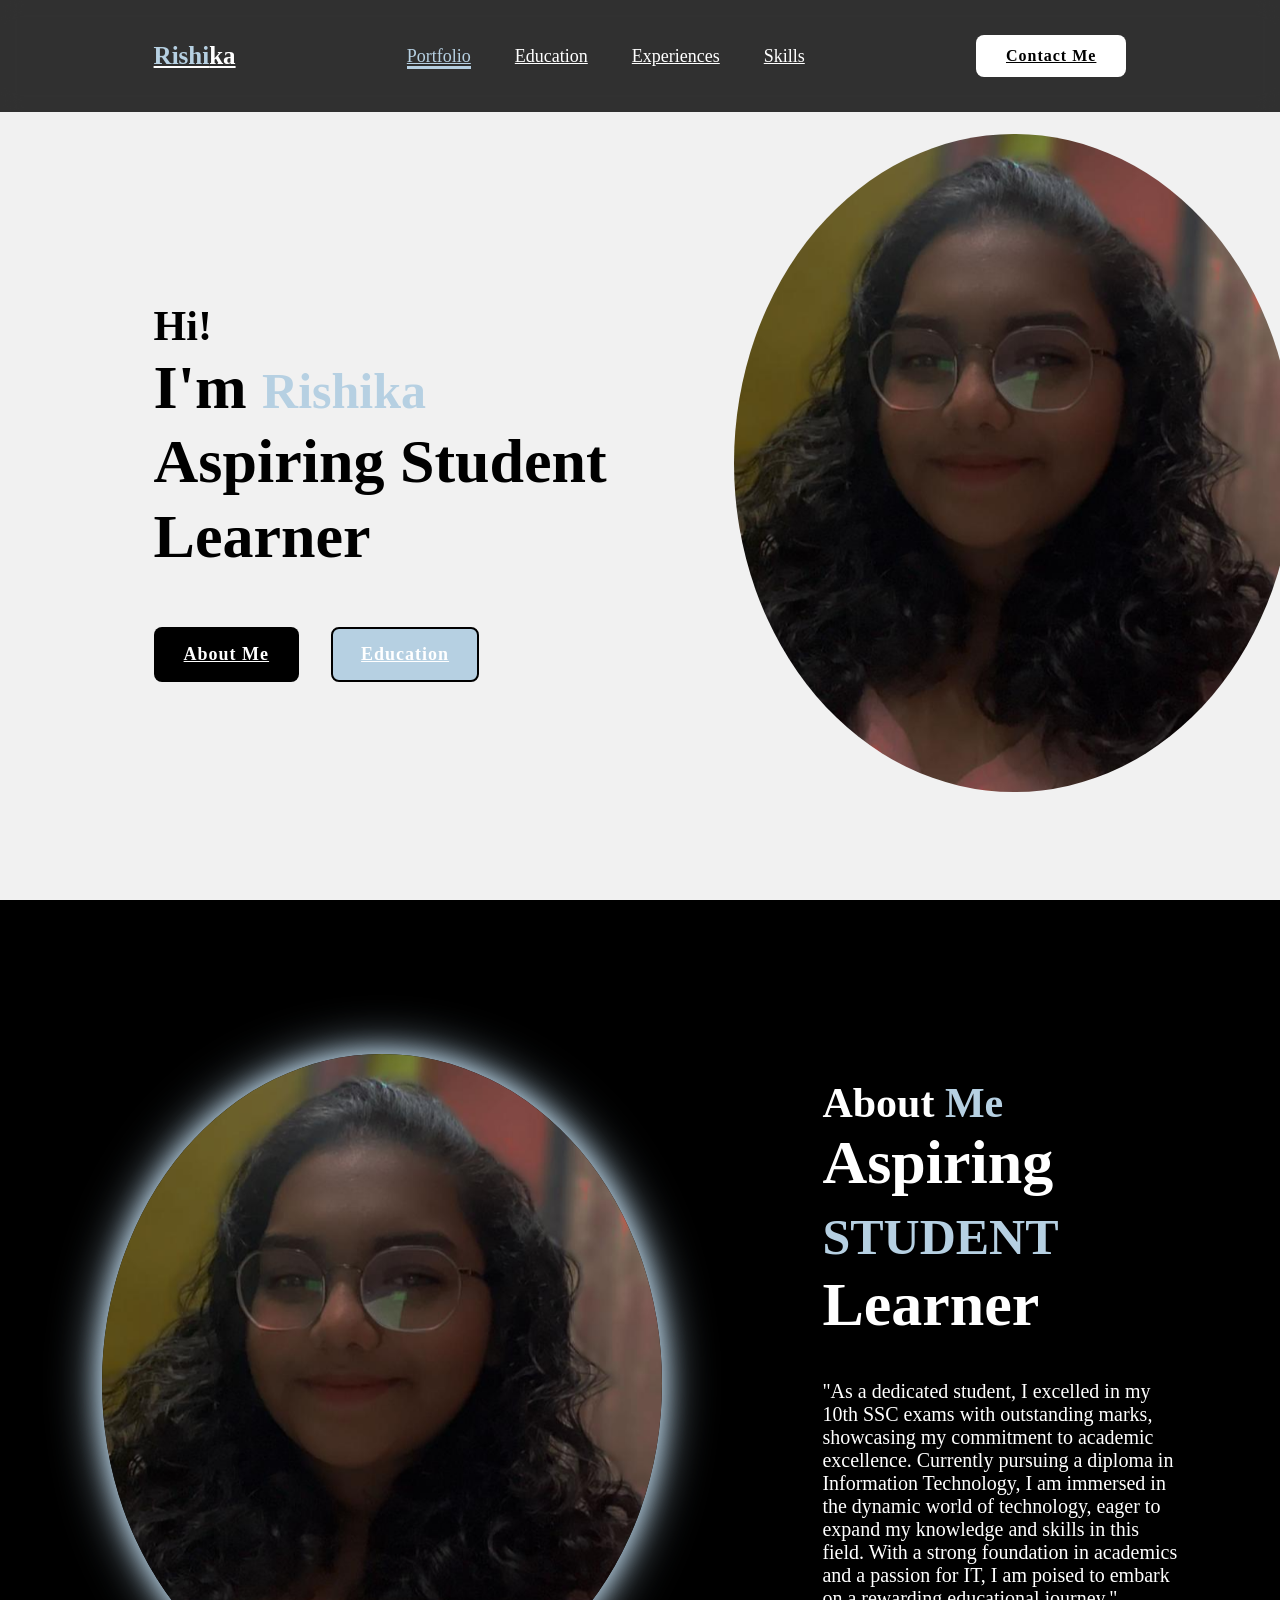
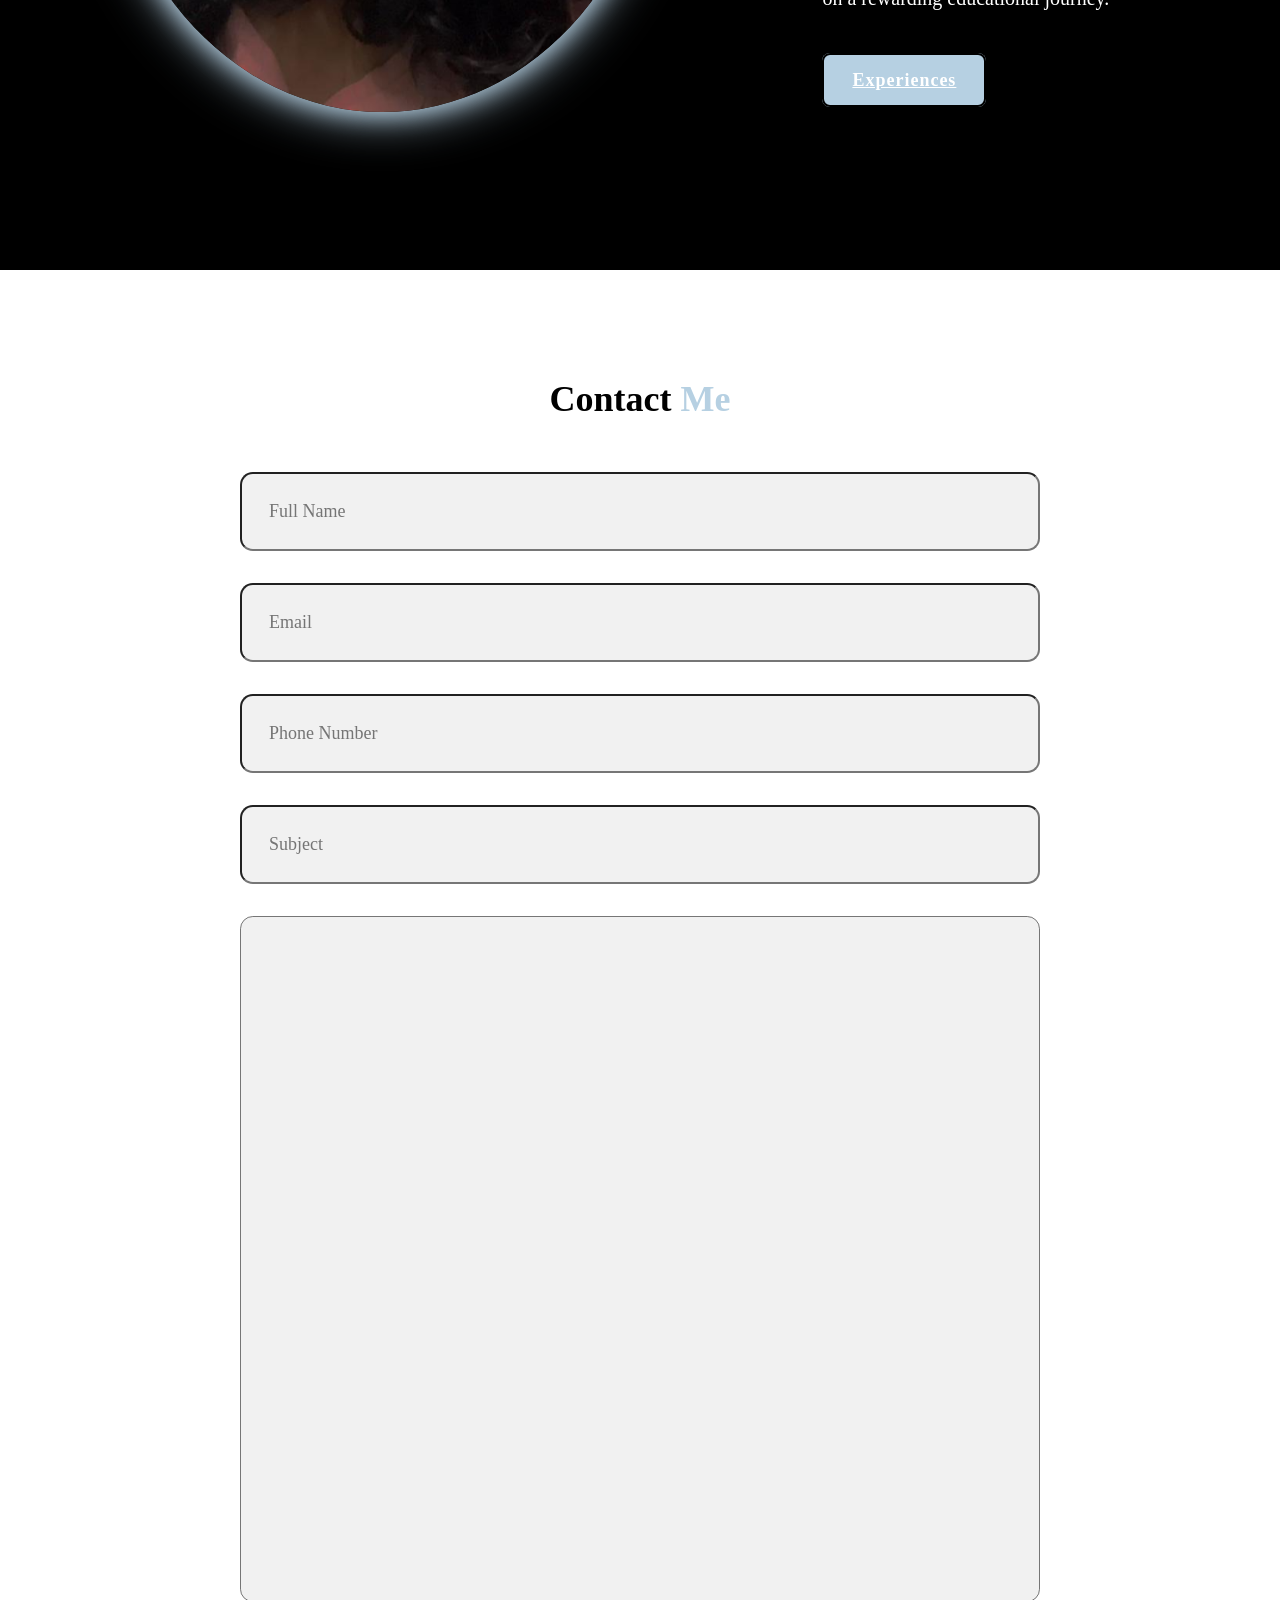
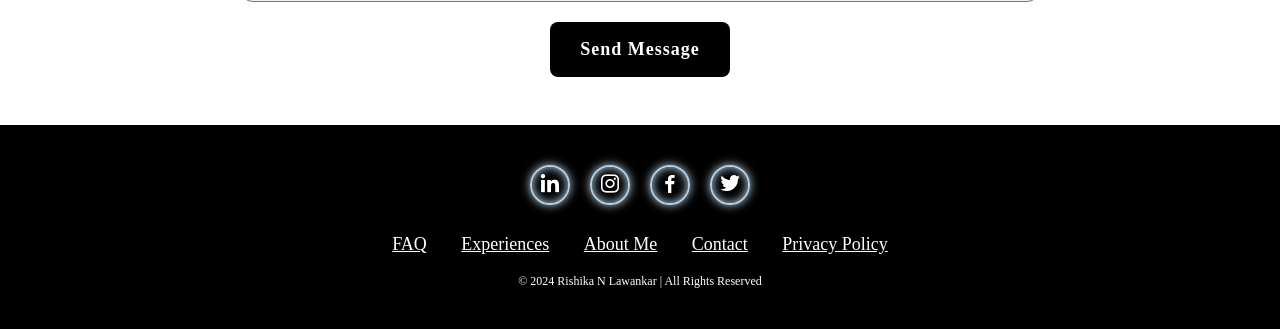
<file: index.html>
<!DOCTYPE html>
<html lang="en">
<head>
    <meta charset="UTF-8">
    <meta name="viewport" content="width=device-width, initial-scale=1.0">
    <title>Rishika.N.Lawankar</title>
    <link rel="stylesheet" href="style.css">
    <link  href='https://unpkg.com/boxicons@2.1.4/css/boxicons.min.css'
    rel="stylesheet">
</head>
<body>
    <header class="header">
        <a href="#" class="logo"><span>Rishi</span>ka</a>


        <nav class="navbar">
        <a href="#" class="active">Portfolio</a>
        <a href="edu.html">Education</a>
        <a href="exp.html">Experiences</a>
        <a href="skil.html">Skills</a>

        </nav>
        <a href="#contact" class="contact">Contact Me</a>

    </header>

  <section class="home">
    <div class="home-content"><pre>






        <h3>Hi!</h3><h1>I'm <span class="ris">Rishika</span><br>Aspiring Student 
Learner</h1>

        <div class="btn-box">
            <button class="btn-1"><a href="#about">About Me</a></button>
            <button class="btn-2"><a href="edu.html">Education</a></button>
        </div>

      
    </div>
    <div class="img-box">
        <img src="rishika.jpeg" alt="Rishika.N.Lawankar">
    </div></pre>
  </section>

  <section class="about" id="about">

    <div class="about-img">
        <img src="rishika.jpeg" alt="rishika">
    </div>

    <div class="about-content">
        <h2 class="heading">About <span>Me</span></h2>
        <h3>Aspiring  
            <span class="ris">STUDENT</span>
            Learner</h3>
            <p>"As a dedicated student, I excelled in my 10th SSC exams with outstanding marks, showcasing my commitment to academic excellence. Currently pursuing a diploma in Information Technology, I am immersed in the dynamic world of technology, eager to expand my knowledge and skills in this field. With a strong foundation in academics and a passion for IT, I am poised to embark on a rewarding educational journey."</p>
            <a href="exp.html" class="btn-2">Experiences</a>
    </div>
  </section>

 <section class="contact-form" id="contact">
    <h2 class="contact-me">Contact <span>Me</span></h2>

    <form action="#">

        <div class="input-box">
            <input type="text" placeholder="Full Name">
            <input type="email" placeholder="Email" >
        </div>

        <div class="input-box">
            <input type="number" placeholder="Phone Number">
            <input type="text" placeholder="Subject" >
        </div>

        <textarea name="" id="" cols="30" rows="30" placeholder="Your Message">

        </textarea>
        <input type="submit" value="Send Message" class="btn-1" >
     
    </form>
 </section>  
    
 <footer class="footer">

    <div class="social">
        <a href="https://www.linkedin.com/in/rishika-lawankar-6b72b422b/" target="_blank"><i class='bx bxl-linkedin'></i></a>
        <a href="https://www.instagram.com/ugh_rishika/" target="_blank"><i class='bx bxl-instagram' ></i></a>
        <a href="https://www.facebook.com/rishi.lawankar/" target="_blank"><i class='bx bxl-facebook' ></i></a>
        <a href="https://twitter.com/Rishi96827571" target="_blank"><i class='bx bxl-twitter' ></i></a>
    </div>

    <ul class="list">
        <li>
            <a href="#">FAQ</a>
        </li>
        <li>
            <a href="#">Experiences</a>
        </li>
        <li>
            <a href="#">About Me</a>
        </li>
        <li>
            <a href="#">Contact</a>
        </li>
        <li>
            <a href="#">Privacy Policy</a>
        </li>
    </ul>

    <p class="copyright">&copy; 2024 Rishika N Lawankar | All Rights Reserved
 </p>
 </footer>
</body>
</html>
</file>
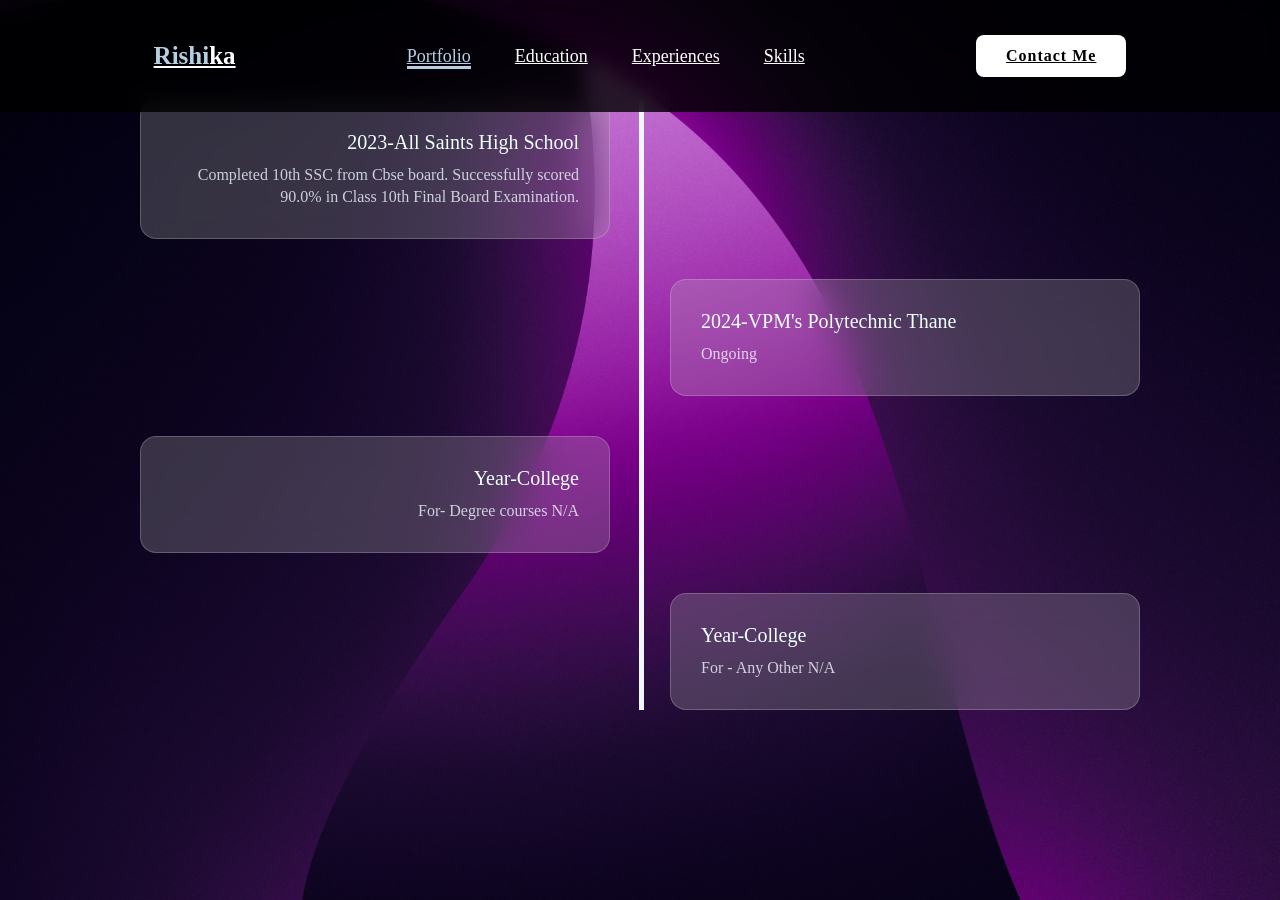
<file: edu.html>
<!DOCTYPE html>
<html lang="en">
<head>
    <meta charset="UTF-8">
    <meta name="viewport" content="width=device-width, initial-scale=1.0">
    <title>Education</title>
    <link rel="stylesheet" href="edu.css">
</head>
<body>
    <header class="header">
        <a href="index.html" class="logo"><span>Rishi</span>ka</a>


        <nav class="navbar">
        <a href="index.html" class="active">Portfolio</a>
        <a href="edu.html">Education</a>
        <a href="exp.html">Experiences</a>
        <a href="skil.html">Skills</a>
        
        </nav>
        <a href="#contact" class="contact">Contact Me</a>

    </header>
    <div class="timeline-section">

        <div class="timeline-items">

            <div class="timeline-item">
                <div class="timeline-dot"></div>
                <div class="timeline-content">
                    <h3>2023-All saints High School</h3>
                    <p>Completed 10th SSC from Cbse board.
                       Successfully scored 90.0% in Class 10th
                       Final Board Examination.
                    </p>
                </div>
            </div>

            <div class="timeline-item">
                <div class="timeline-dot"></div>
                <div class="timeline-content">
                    <h3>2024-VPM's Polytechnic Thane</h3>
                    <p>Ongoing
                    </p>
                </div>
            </div>

            <div class="timeline-item">
                <div class="timeline-dot"></div>
                <div class="timeline-content">
                    <h3>Year-College</h3>
                    <p>For- Degree courses N/A
                    </p>
                </div>
            </div>


            <div class="timeline-item">
                <div class="timeline-dot"></div>
                <div class="timeline-content">
                    <h3>Year-College</h3>
                    <p>For - Any Other N/A
                    </p>
                </div>
            </div>

        </div>
    </div>
    
</body>
</html>
</file>
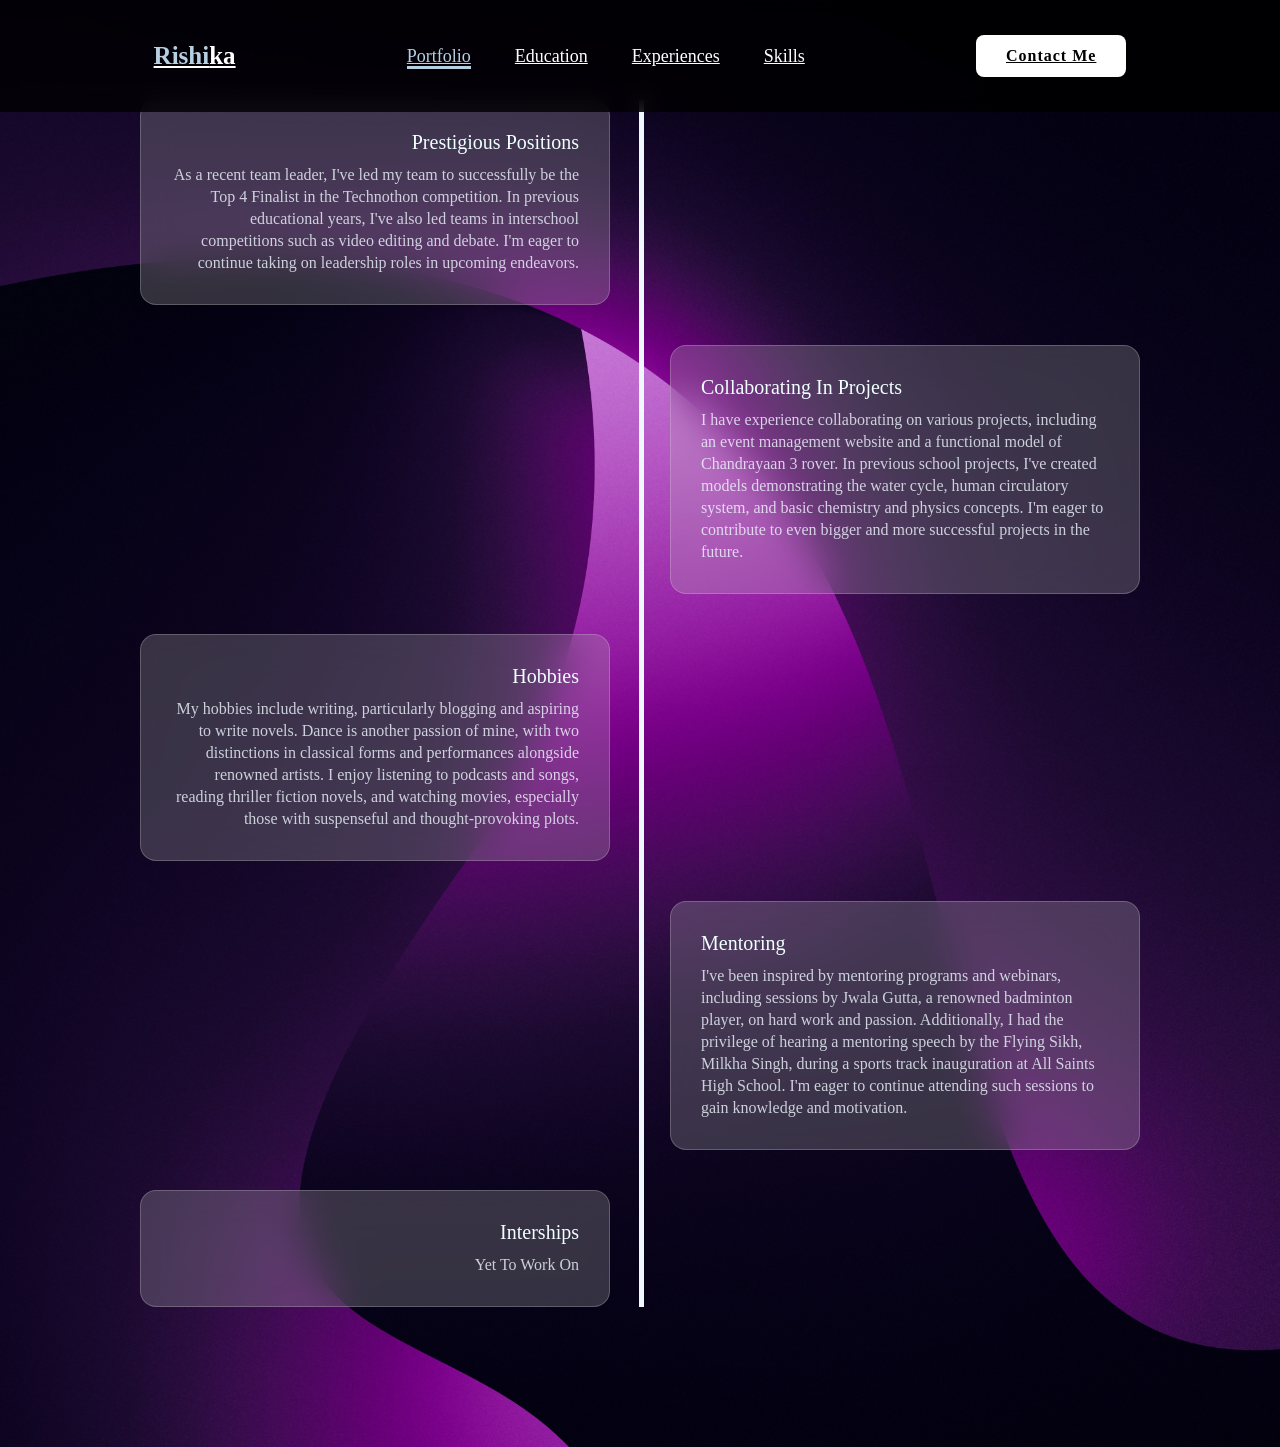
<file: exp.html>
<!DOCTYPE html>
<html lang="en">
<head>
    <meta charset="UTF-8">
    <meta name="viewport" content="width=device-width, initial-scale=1.0">
    <title>Experiences</title>
    <link rel="stylesheet" href="exp.css">
</head>
<body>
    <header class="header">
        <a href="index.html" class="logo"><span>Rishi</span>ka</a>


        <nav class="navbar">
        <a href="index.html" class="active">Portfolio</a>
        <a href="edu.html">Education</a>
        <a href="#">Experiences</a>
        <a href="skil.html">Skills</a>
        
        </nav>
        <a href="#contact" class="contact">Contact Me</a>

    </header>
    <div class="timeline-section">

        <div class="timeline-items">

           

            <div class="timeline-item">
                <div class="timeline-dot"></div>
                <div class="timeline-content">
                    <h3>Prestigious Positions</h3>
                    <p>As a recent team leader, I've led my team to successfully be the Top 4 Finalist in the Technothon competition. In previous educational years, I've also led teams in interschool competitions such as video editing and debate. I'm eager to continue taking on leadership roles in upcoming endeavors.
                    </p>
                </div>
            </div>

            <div class="timeline-item">
                <div class="timeline-dot"></div>
                <div class="timeline-content">
                    <h3>Collaborating in Projects</h3>
                    <p>I have experience collaborating on various projects, including an event management website and a functional model of Chandrayaan 3 rover. In previous school projects, I've created models demonstrating the water cycle, human circulatory system, and basic chemistry and physics concepts. I'm eager to contribute to even bigger and more successful projects in the future.
                    </p>
                </div>
            </div>

            <div class="timeline-item">
                <div class="timeline-dot"></div>
                <div class="timeline-content">
                    <h3>Hobbies</h3>
                    <p>My hobbies include writing, particularly blogging and aspiring to write novels. Dance is another passion of mine, with two distinctions in classical forms and performances alongside renowned artists. I enjoy listening to podcasts and songs, reading thriller fiction novels, and watching movies, especially those with suspenseful and thought-provoking plots.
                    </p>
                </div>
            </div>

            <div class="timeline-item">
                <div class="timeline-dot"></div>
                <div class="timeline-content">
                    <h3>Mentoring</h3>
                    <p>I've been inspired by mentoring programs and webinars, including sessions by Jwala Gutta, a renowned badminton player, on hard work and passion. Additionally, I had the privilege of hearing a mentoring speech by the Flying Sikh, Milkha Singh, during a sports track inauguration at All Saints High School. I'm eager to continue attending such sessions to gain knowledge and motivation.
                    </p>
                </div>
            </div>

            <div class="timeline-item">
                <div class="timeline-dot"></div>
                <div class="timeline-content">
                    <h3>Interships</h3>
                    <p>
                        Yet To Work On 
                    </p>
                </div>
            </div>
        </div>
    </div>
    
</body>
</html>
</file>
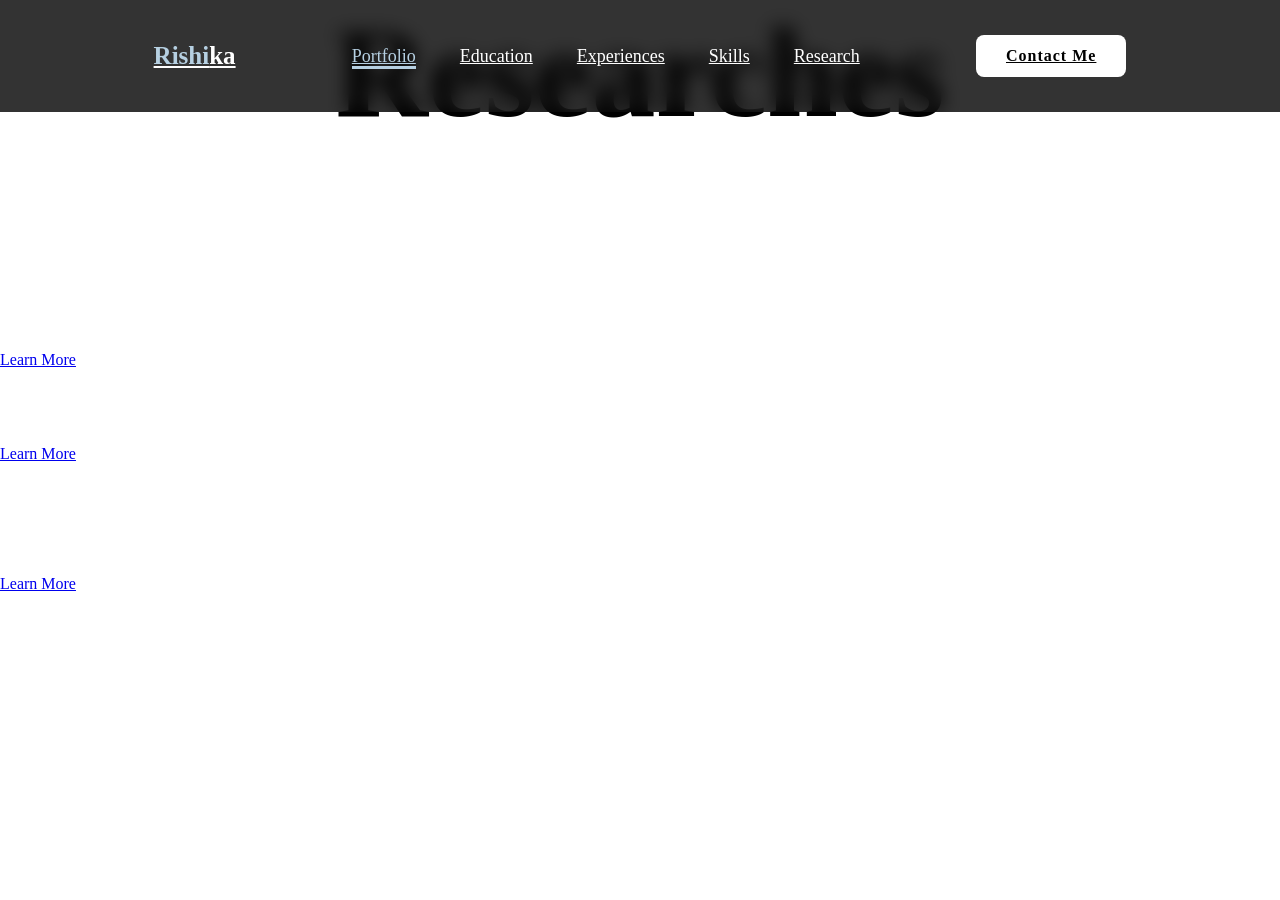
<file: res.html>
<!DOCTYPE html>
<html lang="en">
<head>
    <meta charset="UTF-8">
    <meta name="viewport" content="width=device-width, initial-scale=1.0">
    <title>Education</title>
    <link rel="stylesheet" href="res.css">
</head>
<body>
    <header class="header">
        <a href="index.html" class="logo"><span>Rishi</span>ka</a>


        <nav class="navbar">
        <a href="index.html" class="active">Portfolio</a>
        <a href="edu.html">Education</a>
        <a href="#">Experiences</a>
        <a href="skil.html">Skills</a>
        <a href="res.html">Research</a>
        </nav>
        <a href="#" class="contact">Contact Me</a>

    </header>
    <section class="services" id="services">
        <h2 class="heading">Researches</h2>

        <div class="service-container">
            <div class="services-box">

                <h3>High-speed and large-scale intrinsically stretchable integrated circuits</h3>

                <p>New intrinsically stretchable electronics have been developed, 
                offering high performance and integration. 
                These include transistors with mobility exceeding 20 cm2/Vs under 100% strain, 
                with a density of 100,000 transistors per cm2 and high drive current.
                A large-scale integrated circuit with over 1,000 transistors and a stage-switching frequency of over 1 MHz has been achieved. 
                Additionally, a braille recognition system surpassing human skin sensing ability and a high-refresh-rate LED display have been demonstrated,
             enhancing the capabilities of skin-like electronics.</p>
             <a href="https://www.nature.com/articles/s41586-024-07096-7" class="btn"> Learn More</a>

            </div>


            <div class="services-box">

                <h3>Penning micro-trap for quantum computing</h3>

                <p>A micro-fabricated Penning ion trap has been developed as an alternative to radio-frequency traps for quantum computing.
                 This trap uses a 3 T magnetic field instead of radio frequencies, overcoming scaling challenges. 
                 It enables full quantum control of ions and arbitrary ion transport in the trapping plane above the chip.
                 This innovation enhances connectivity and flexibility, advancing large-scale trapped-ion quantum computing, simulation, and sensing.</p>
             <a href="https://www.nature.com/articles/s41586-024-07111-x" class="btn"> Learn More</a>

            </div>

            <div class="services-box">

                <h3>Integrated lithium niobate microwave photonic processing engine</h3>

                <p>Integrated microwave photonics (MWP) enables efficient generation, transmission, and manipulation of microwave signals in chip-scale optical systems.
                 We've developed a high-speed MWP processing engine on a 4-inch wafer-scale thin-film lithium niobate platform.
                 This engine performs tasks with processing bandwidths up to 67 GHz at low power CMOS-compatible voltages.
                 It achieves ultrafast analogue computation, such as temporal integration and differentiation, at sampling rates up to 256 giga samples per second. 
                We demonstrate three proof-of-concept applications: solving ordinary differential equations, generating ultra-wideband signals, and detecting edges in images.
                Additionally, we leverage the edge detector for medical image segmentation, outlining melanoma lesion boundaries effectively. This MWP engine offers compact, low-latency,
                and cost-effective solutions for wireless communications, radar, and photonic artificial intelligence.</p>
             <a href="https://www.nature.com/articles/s41586-024-07078-9" class="btn"> Learn More</a>

            </div>
        </div>

    </section>
</file>
<file: style.css>
*{
    margin: 0;
    padding: 0;
    font-family: Cambria, Cochin, Georgia, Times, 'Times New Roman', serif;
    box-sizing: border-box;
}
body{
    background-color: #ffffff;
    color: #fff;

}
.header{
    position: fixed;
    top: 0;
    left: 0;
    width: 100%;
    padding: 35px 12%;
    background: rgba(0, 0, 0, 0.8);
    backdrop-filter: blur(10px);
    display: flex;
    justify-content: space-between;
    align-items: center;
    z-index: 100;
}
.logo{
    font-size: 25px;
    color: #fff;
    font-weight: 600;
    transition:0.3s ease ;
}
.logo:hover{
    color: #B6D0E2;
    text-shadow: 0 0 25px #B6D0E2,
                 0 0 50px #B6D0E2;
    transform:scale(1.1) ;

}
span{
    color: #B6D0E2;
    
    
}

.navbar a{
    font-size: 18px;
    color: #fff;
    font-weight: 500;
    margin: 0 20px;
    border-bottom: 3px solid transparent;
    transition: 0.3s ease;

}
.navbar a:hover,
.navbar a.active{
    color: #B6D0E2;
    border-bottom: 3px solid #B6D0E2;
}
.contact{
    padding: 10px 28px;
    background-color: #fff;
    color:black;
    border: 2px solid transparent;
    border-radius: 8px;
    font-size: 16px;
    letter-spacing: 1px;
    font-weight: 600;
    transition: 0.3s ease;
}
.contact:hover{
    background-color: #B6D0E2;
    box-shadow: 0 0 25px  #B6D0E2;
    color: whitesmoke;
    transform:scale(1.1) ;

}
a{
    color: #fff;
}
a:hover{
    color: black;
}
.home{
    width: 100%;
    min-height: 100vh;
    background: rgba(241, 241, 241);
    display: flex;
    align-items: center;
    gap: 7em;
    padding: 30px 12% 0;
}
.home-content{
    max-width: 800px;

}
.home-content h3{
    font-size: 42px;
    color: black;


}
.home-content h1{
    font-size: 62px;
    line-height: 1.2;
    color: black;
}
.home-content p{
    font-size: 18px;
    margin: 25pc 0 30px;
    color: black;
}
.btn-box{
    width: 345px;
    display: flex;
    gap: 2em;
}
.btn-1{
    padding: 15px 28px;
    background-color: black;
    color: #fff;
    border: 2px solid transparent;
    border-radius: 8px;
    font-size: 18px;
    letter-spacing: 1px;
    font-weight: 600;
    transition: 0.3s ease;
    cursor: pointer;
}
.btn-1:hover{
    color: black;
    background-color: #fff;
    border: 2px solid black;
}
.btn-2{
    padding: 15px 28px;
    background-color: #B6D0E2;
    color: #fff;
    border: 2px solid transparent;
    border-radius: 8px;
    font-size: 18px;
    letter-spacing: 1px;
    font-weight: 600;
    transition: 0.3s ease;
    cursor: pointer;
    border: 2px solid black;
}
.btn-2:hover{
    color: black;
    background-color: #fff;
    border: 2px solid black;
}
.img-box img{
    border-radius: 50%;
    width: 560px;
  

}
span.ris{
    color: #B6D0E2;
    font-size: 50px;
    
}
span.ris:hover{
    color: #B6D0E2;
    font-size: 50px;
    -webkit-text-stroke-width: 1px;
    -webkit-text-stroke-color: black;
    text-shadow: 0 0 25px #B6D0E2,
    0 0 50px #B6D0E2;
transform:scale(1.1) ;

}

::-webkit-scrollbar{
    width: 15px;
}
::-webkit-scrollbar-thumb{
    background-color: #B6D0E2;
}
::-webkit-scrollbar-track{
    background-color: rgba(0, 0, 0, 0.6);
    width: 50px;
}

.about{
    display: flex;
    justify-content: center;
    align-items: center;
    padding: 12% 8%;
    gap: 10em;
    background-color: black;
}
.about-img img{
  
    position: relative;
    box-shadow: 0 0 25px #B6D0E2,
                0 0 50px #B6D0E2;
     border-radius: 50%;
    width: 560px;
}
.about-content h2{
    text-align: left;
    color: #fff;
    font-size: 42px;
}
.about-content h3{
    font-size: 62px;
    color: #fff;

}
.about-content p{
    color: #fff;
    font-size: 20px;
    margin: 2em 0 3em;
}
.contact-form h2{
    text-align: center;
    margin-top: 3em;
    margin-bottom: 1em;
    font-size: 36px;
    color: black;

}
.contact-form form{
    max-width: 50em;
    margin: 1rem auto;
    text-align: center;
    margin-bottom: 3em;
}
.contact-form form.input-box{
    display: flex;
    justify-content: center;
    flex-wrap: wrap;

}
.contact-form form .input-box input,
.contact-form form textarea{
    width: 100%;
    padding: 1.5em;
    font-size: 18px;
    color: black;
    background: rgba(241, 241, 241);
    border-radius: .8rem;
    margin: 1rem 0;
    resize: none;
}
.footer{
    position: relative;
    bottom: 0;
    width: 100%;
    padding: 40px 0;
    background-color: black;
}
.footer .social{
    text-align: center;
    padding-bottom: 25px;
    color: #fff;

}
.footer .social a{
    font-size: 24px;
    color: #fff;
    border: 2px solid #B6D0E2;
    width: 40px;
    height: 40px;
    line-height: 38px;
    display: inline-block;
    text-align: center;
    border-radius: 50%;
    margin: 0 8px;
    box-shadow: inset 0 0 10px #B6D0E2, 0 0 10px #B6D0E2;
    transition: 0.3s ease;
} 
.footer .social a:hover{
    transform: scale(1.2)translateY(-10px);
    color: #B6D0E2;
    border: 2px solid #B6D0E2;

}
.footer ul{
    margin-top: 0;
    padding: 0;
    font-size: 18px;
    line-height: 1.6;
    margin-bottom: 0;
    text-align: center;

}
.footer ul li a{
      color: #fff;
      border-bottom: 3px solid transparent;
      transition: 0.3s ease;
}
.footer ul li a:hover{
    border-bottom: 3px solid #B6D0E2;
}
.footer ul li{
    display: inline-block;
    padding: 0 15px;

}
.footer .copyright{
    margin-top: 15px;
    text-align: center;
    font-size: 12px;
    color: #fff;

}
</file>
<file: edu.css>
*{
    margin: 0;
    padding: 0;
    font-family: Cambria, Cochin, Georgia, Times, 'Times New Roman', serif;
    box-sizing: border-box;
}
body{
    min-height: 100vh;
    background: url(background\ imag.jpg)center no-repeat;
    background-size: cover;
}
.header{
    position: fixed;
    top: 0;
    left: 0;
    width: 100%;
    padding: 35px 12%;
    background: rgba(0, 0, 0, 0.8);
    backdrop-filter: blur(10px);
    display: flex;
    justify-content: space-between;
    align-items: center;
    z-index: 100;
}
.logo{
    font-size: 25px;
    color: #fff;
    font-weight: 600;
    transition:0.3s ease ;
}
.logo:hover{
    color: #B6D0E2;
    text-shadow: 0 0 25px #B6D0E2,
                 0 0 50px #B6D0E2;
    transform:scale(1.1) ;

}
span{
    color: #B6D0E2;
    
    
}

.navbar a{
    font-size: 18px;
    color: #fff;
    font-weight: 500;
    margin: 0 20px;
    border-bottom: 3px solid transparent;
    transition: 0.3s ease;

}
.navbar a:hover,
.navbar a.active{
    color: #B6D0E2;
    border-bottom: 3px solid #B6D0E2;
}
.contact{
    padding: 10px 28px;
    background-color: #fff;
    color:black;
    border: 2px solid transparent;
    border-radius: 8px;
    font-size: 16px;
    letter-spacing: 1px;
    font-weight: 600;
    transition: 0.3s ease;
}
.contact:hover{
    background-color: #B6D0E2;
    box-shadow: 0 0 25px  #B6D0E2;
    color: whitesmoke;
    transform:scale(1.1) ;

}
.timeline-section{
    min-height: 100vh;
    padding: 100px 15px;
}
.timeline-items{
    max-width: 1000px;
    margin: auto;
    display: flex;
    flex-wrap: wrap;
    position: relative;
}
.timeline-items::before{
    content: '';
    position: absolute;
    width:5px;
    height: 100%;
    background-color: aliceblue;
    left: calc(50% - 1px);
}
.timeline-items{
    margin-bottom: 40px;
    width: 100%;
    position: relative;
}
.timeline-item{
    margin-bottom: 40px;
    width: 100%;
    position: relative;

}
.timeline-item:last-child{
    margin-bottom: 0;
}
.timeline-item:nth-child(odd){
    padding-right: calc(50% + 30px);
    text-align: right;
}
.timeline-item:nth-child(even){
    padding-left: calc(50% + 30px);
}
.timeline-dot{
    height: 21px;
    text-align: center;
    background-color: #ef34d9 ;
    position: absolute;
    left: calc(50% - 8px);
    border-radius: 50%;
    top: 10px;
}
.timeline-date{
    font-size: 20px;
    font-weight: 800;
    color: white;
    margin: 6px 0 15px;
}
.timeline-content{
    background-color: rgba(190 ,190 ,190 ,0.25);
    backdrop-filter: blur(20px);
    border: 1px solid rgba(224 ,224 ,224 ,0.25);
    padding: 30px;
    border-radius: 1em;
    cursor: pointer;
    transition: 0.3s ease;
}
.timeline-content:hover{
    transform: scale(1.05);

}
.timeline-content h3{
    font-size: 20px;
    color: azure;
    margin: 0 0 10px;
    text-transform: capitalize;
    font-weight: 500;
}
.timeline-content p{
    color: aliceblue;
    opacity: 0.8;
    font-size: 16px;
    font-weight: 400;
    line-height: 22px;
}
@media(max-width: 767px){
    .timeline-items::before{
        left: 7px;
    }
    .timeline-item:nth-child(odd){
        padding-right: 0;
        text-align: left;}
        .timeline-item:nth-child(odd),
        .timeline-item:nth-child(even){
            padding-left: 37px;
        }
        .timeline-dot{
            left:0;
        }
    
}
</file>
<file: exp.css>
*{
    margin: 0;
    padding: 0;
    font-family: Cambria, Cochin, Georgia, Times, 'Times New Roman', serif;
    box-sizing: border-box;
}
body{
    min-height: 100vh;
    background: url(background\ imag.jpg)center no-repeat;
    background-size: cover;
}
.header{
    position: fixed;
    top: 0;
    left: 0;
    width: 100%;
    padding: 35px 12%;
    background: rgba(0, 0, 0, 0.8);
    backdrop-filter: blur(10px);
    display: flex;
    justify-content: space-between;
    align-items: center;
    z-index: 100;
}
.logo{
    font-size: 25px;
    color: #fff;
    font-weight: 600;
    transition:0.3s ease ;
}
.logo:hover{
    color: #B6D0E2;
    text-shadow: 0 0 25px #B6D0E2,
                 0 0 50px #B6D0E2;
    transform:scale(1.1) ;

}
span{
    color: #B6D0E2;
    
    
}

.navbar a{
    font-size: 18px;
    color: #fff;
    font-weight: 500;
    margin: 0 20px;
    border-bottom: 3px solid transparent;
    transition: 0.3s ease;

}
.navbar a:hover,
.navbar a.active{
    color: #B6D0E2;
    border-bottom: 3px solid #B6D0E2;
}
.contact{
    padding: 10px 28px;
    background-color: #fff;
    color:black;
    border: 2px solid transparent;
    border-radius: 8px;
    font-size: 16px;
    letter-spacing: 1px;
    font-weight: 600;
    transition: 0.3s ease;
}
.contact:hover{
    background-color: #B6D0E2;
    box-shadow: 0 0 25px  #B6D0E2;
    color: whitesmoke;
    transform:scale(1.1) ;

}
.timeline-section{
    min-height: 100vh;
    padding: 100px 15px;
}
.timeline-items{
    max-width: 1000px;
    margin: auto;
    display: flex;
    flex-wrap: wrap;
    position: relative;
}
.timeline-items::before{
    content: '';
    position: absolute;
    width:5px;
    height: 100%;
    background-color: aliceblue;
    left: calc(50% - 1px);
}
.timeline-items{
    margin-bottom: 40px;
    width: 100%;
    position: relative;
}
.timeline-item{
    margin-bottom: 40px;
    width: 100%;
    position: relative;

}
.timeline-item:last-child{
    margin-bottom: 0;
}
.timeline-item:nth-child(odd){
    padding-right: calc(50% + 30px);
    text-align: right;
}
.timeline-item:nth-child(even){
    padding-left: calc(50% + 30px);
}
.timeline-dot{
    height: 21px;
    text-align: center;
    background-color: #ef34d9 ;
    position: absolute;
    left: calc(50% - 8px);
    border-radius: 50%;
    top: 10px;
}
.timeline-date{
    font-size: 20px;
    font-weight: 800;
    color: white;
    margin: 6px 0 15px;
}
.timeline-content{
    background-color: rgba(190 ,190 ,190 ,0.25);
    backdrop-filter: blur(20px);
    border: 1px solid rgba(224 ,224 ,224 ,0.25);
    padding: 30px;
    border-radius: 1em;
    cursor: pointer;
    transition: 0.3s ease;
}
.timeline-content:hover{
    transform: scale(1.05);

}
.timeline-content h3{
    font-size: 20px;
    color: azure;
    margin: 0 0 10px;
    text-transform: capitalize;
    font-weight: 500;
}
.timeline-content p{
    color: aliceblue;
    opacity: 0.8;
    font-size: 16px;
    font-weight: 400;
    line-height: 22px;
}
@media(max-width: 767px){
    .timeline-items::before{
        left: 7px;
    }
    .timeline-item:nth-child(odd){
        padding-right: 0;
        text-align: left;}
        .timeline-item:nth-child(odd),
        .timeline-item:nth-child(even){
            padding-left: 37px;
        }
        .timeline-dot{
            left:0;
        }
    
}
</file>
<file: res.css>
*{
    margin: 0;
    padding: 0;
    font-family: Cambria, Cochin, Georgia, Times, 'Times New Roman', serif;
    box-sizing: border-box;
}
body{
    background-color: #ffffff;
    color: #fff;

}
.header{
    position: fixed;
    top: 0;
    left: 0;
    width: 100%;
    padding: 35px 12%;
    background: rgba(0, 0, 0, 0.8);
    backdrop-filter: blur(10px);
    display: flex;
    justify-content: space-between;
    align-items: center;
    z-index: 100;
}
.logo{
    font-size: 25px;
    color: #fff;
    font-weight: 600;
    transition:0.3s ease ;
}
.logo:hover{
    color: #B6D0E2;
    text-shadow: 0 0 25px #B6D0E2,
                 0 0 50px #B6D0E2;
    transform:scale(1.1) ;

}
span{
    color: #B6D0E2;
    
    
}

.navbar a{
    font-size: 18px;
    color: #fff;
    font-weight: 500;
    margin: 0 20px;
    border-bottom: 3px solid transparent;
    transition: 0.3s ease;

}
.navbar a:hover,
.navbar a.active{
    color: #B6D0E2;
    border-bottom: 3px solid #B6D0E2;
}
.contact{
    padding: 10px 28px;
    background-color: #fff;
    color:black;
    border: 2px solid transparent;
    border-radius: 8px;
    font-size: 16px;
    letter-spacing: 1px;
    font-weight: 600;
    transition: 0.3s ease;
}
.contact:hover{
    background-color: #B6D0E2;
    box-shadow: 0 0 25px  #B6D0E2;
    color: whitesmoke;
    transform:scale(1.1) ;

}
.heading{
    text-align: center;
    font-size: 8rem;
    color: black;
}
.services{
    background-color: var(#B6D0E2) ;
}
.services h2{
    margin-bottom: 8rem ;

}
.services-container{
    display: flex;
    align-items: center ;
    justify-content: center;
    flex-wrap: wrap;
    gap: 3rem;
}
.services-container .services-box{
    flex: 1 1 40rem;
    display: flex;
    flex-direction: column;
    align-items: center;
    justify-content: center;
    text-align: center;
    background: var(#B6D0E2);
    padding: 3rem 2rem 4rem;
    border-radius: 2rem;
    border: 3px solid var(#B6D0E2);
    cursor: pointer;
    transition: 0.3s ease;
}
.services-container .services-box:hover{
    transform: scale(1.02);
    background-color:white ;
    color: black;
}
.services-box i
</file>
